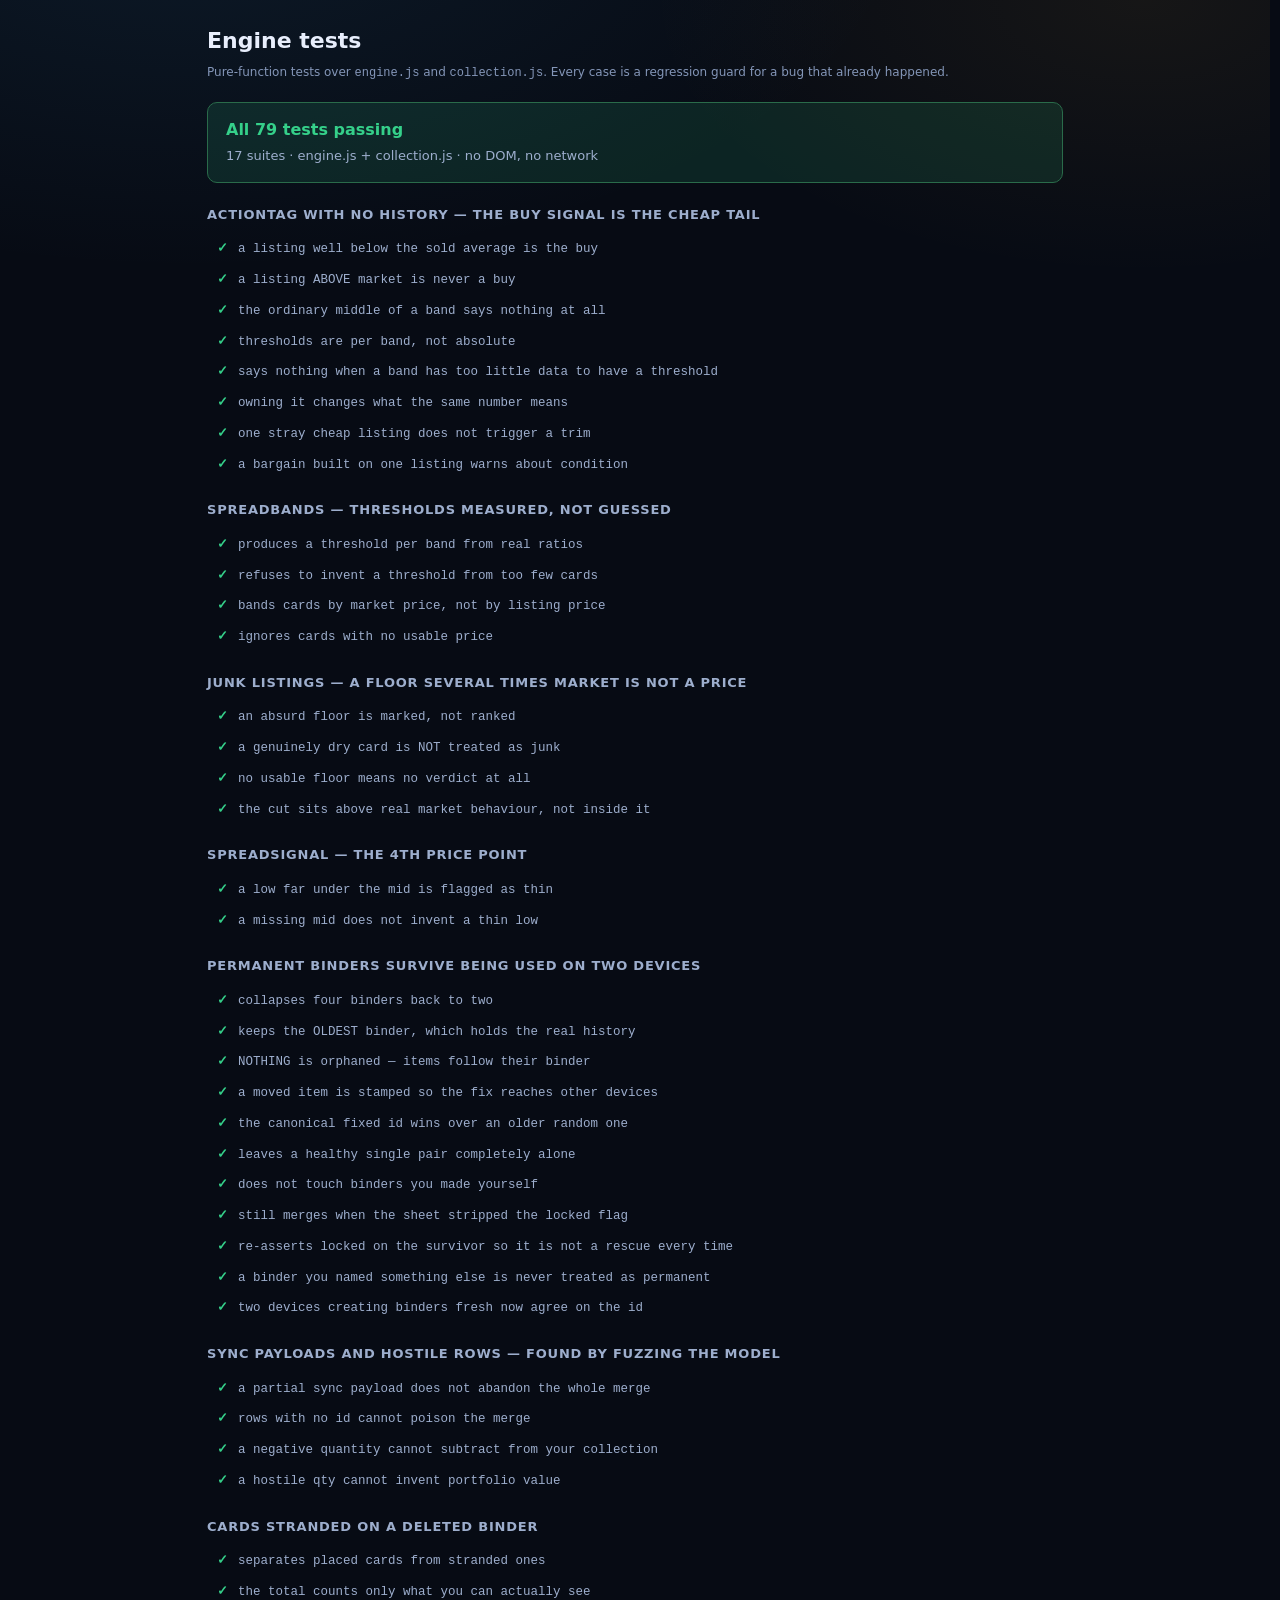
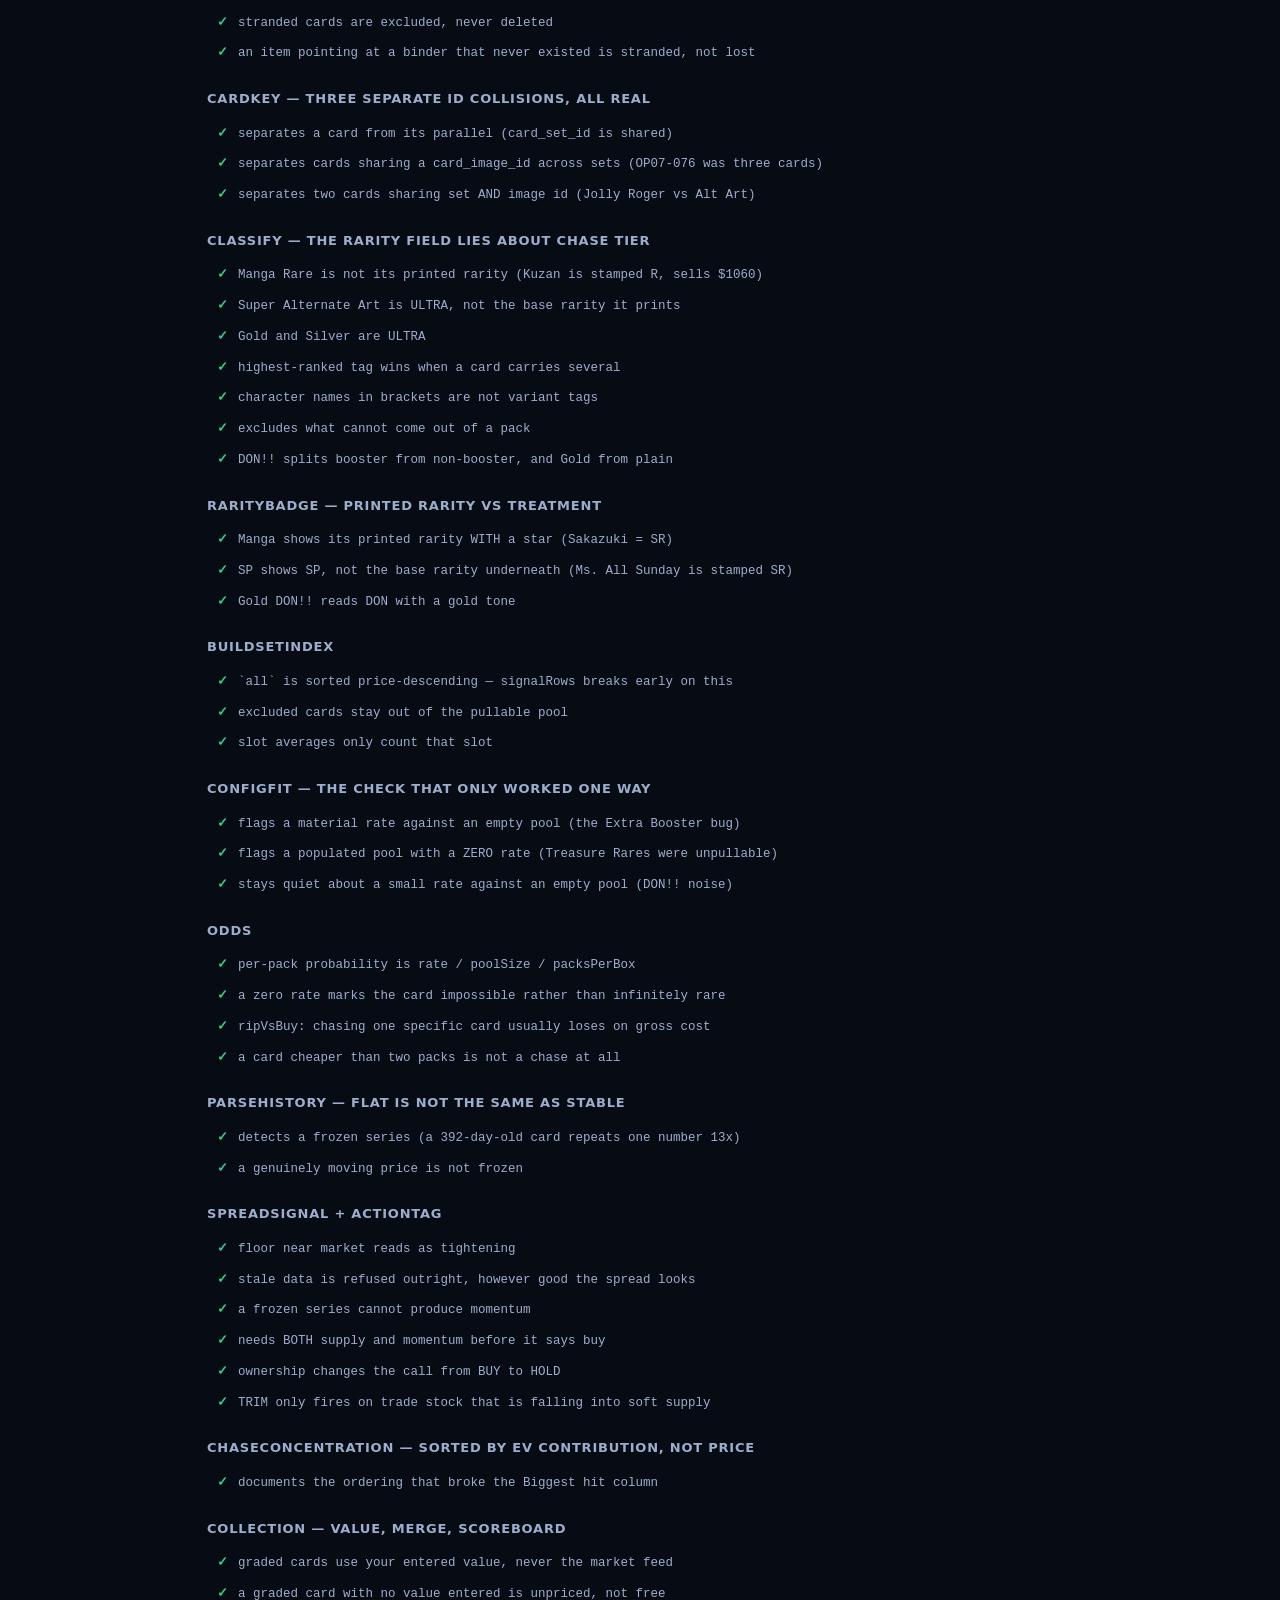
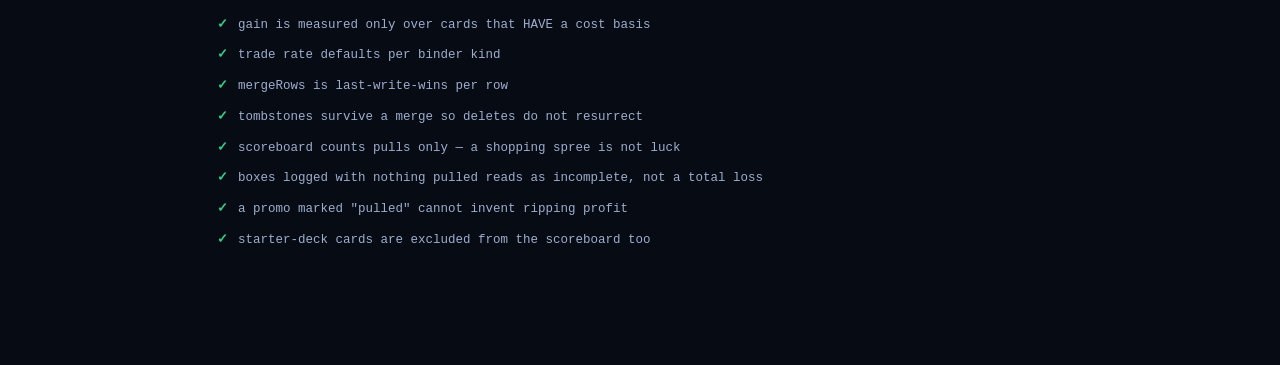
<file: tests.html>
<!DOCTYPE html>
<!--
  OPTCG QUANT — engine tests
  ==========================
  Open tests.html in a browser. No build, no dependencies, no network.

  Every test here guards a bug that ACTUALLY HAPPENED during development, and
  each one is named after it. This is not coverage theatre — it is a list of
  the ways this codebase has already been wrong once:

    - card ids that looked unique and were not (three separate times)
    - variant tags that silently dropped an $8,490 card into the wrong slot
    - a validation check that only fired in one direction
    - a column sorted by the wrong field
    - a flat price line that meant "not repriced", not "stable"

  Add a test here whenever something breaks. The point is that it cannot
  break the same way twice.
-->
<html lang="en">
<head>
<meta charset="utf-8">
<meta name="viewport" content="width=device-width, initial-scale=1">
<title>OPTCG Quant — engine tests</title>
<link rel="stylesheet" href="styles.css?v=1.18.1">
<style>
  .wrap { max-width: 900px; padding-top: 24px; }
  .suite { margin-bottom: 20px; }
  .suite h2 { font-size: 13px; letter-spacing: .06em; text-transform: uppercase;
              color: var(--ink-2); margin: 0 0 10px; }
  .t { display: flex; gap: 10px; padding: 6px 10px; border-radius: 6px;
       font: 12.5px/1.5 var(--mono); align-items: baseline; }
  .t.pass { color: var(--ink-2); }
  .t.fail { background: rgba(255,95,109,.10); border: 1px solid #6b2a2a; color: #ffb4b4; }
  .t .mark { flex: none; font-weight: 800; }
  .t.pass .mark { color: var(--up); }
  .t.fail .mark { color: var(--down); }
  .t .why { display: block; color: var(--down); margin-top: 4px; }
  .summary { padding: 16px 18px; border-radius: 10px; margin-bottom: 22px;
             font: 700 16px/1.4 var(--sans); }
  .summary.ok  { background: rgba(53,208,138,.12); border: 1px solid #2a6b4a; color: var(--up); }
  .summary.bad { background: rgba(255,95,109,.12); border: 1px solid #6b2a2a; color: var(--down); }
  .summary span { display: block; font: 400 13px/1.5 var(--sans); color: var(--ink-2); margin-top: 5px; }
</style>
</head>
<body>
<div class="wrap">
  <header style="padding:0 0 20px">
    <h1 style="margin:0;font-size:22px">Engine tests</h1>
    <p class="small muted" style="margin:6px 0 0">
      Pure-function tests over <code>engine.js</code> and <code>collection.js</code>.
      Every case is a regression guard for a bug that already happened.
    </p>
  </header>
  <div id="summary"></div>
  <div id="out"></div>
</div>

<script src="data.js?v=1.18.1"></script>
<script src="engine.js?v=1.18.1"></script>
<script src="collection.js?v=1.18.1"></script>
<script>
(function (D, E, C) {
  'use strict';

  /* ---------------------------------------------------------- harness --- */
  const results = [];
  let suite = '';
  const describe = name => { suite = name; };

  function it(name, fn) {
    try {
      fn();
      results.push({ suite, name, pass: true });
    } catch (err) {
      results.push({ suite, name, pass: false, why: err.message });
    }
  }
  function eq(actual, expected, label) {
    const a = JSON.stringify(actual), b = JSON.stringify(expected);
    if (a !== b) throw new Error(`${label || 'expected'}: got ${a}, wanted ${b}`);
  }
  function ok(cond, label) { if (!cond) throw new Error(label || 'expected truthy'); }
  function near(actual, expected, tol, label) {
    if (Math.abs(actual - expected) > tol) {
      throw new Error(`${label || 'expected'}: got ${actual}, wanted ~${expected}`);
    }
  }

  /* Minimal card shaped like the API returns. */
  function card(o) {
    return Object.assign({
      card_set_id: 'OP01-001', card_image_id: 'OP01-001', card_name: 'Test',
      set_id: 'OP-01', set_name: 'Romance Dawn', rarity: 'C',
      market_price: 1, inventory_price: 1, card_image: '', date_scraped: null
    }, o);
  }
  const priceOf = c => c.market_price || 0;


  /* ==================================== supply-only action tags (v2) ====== */
  describe('actionTag with no history — the buy signal is the CHEAP tail');

  /* Three regressions live in this suite, all of which shipped:
       1. v1 needed tight supply AND a rising trend. History gone -> hist always
          null -> BUY/HOLD/TRIM unreachable, "Calls 0", legend still promising them.
       2. Fixed bar at 0.95 called 195 of 333 rows.
       3. Fixed bar at 1.0 called 129 — because the ratio scales with price, so
          any fixed cut-off just selects expensive cards.
     A call is now the bottom decile OF ITS OWN PRICE BAND. */

  const band = { min: 100, max: 500, n: 267, p10: 0.73, p90: 1.80 };
  const sig = (ratio, mid) => ({
    ratio, state: 'X', inventory: ratio, market: 1,
    mid: mid == null ? ratio : mid,
    thinLow: mid == null ? false : (ratio / mid) < 0.75
  });
  const tagOf = (ratio, extra) =>
    E.actionTag(Object.assign({ sig: sig(ratio), age: null, hist: null, band }, extra || {}));

  it('a listing well below the sold average is the buy', () => {
    // Trafalgar Law (119) (Manga): $715 market, $300 listed.
    eq(tagOf(0.42).code, 'BUY');
    eq(tagOf(0.42).label, 'BARGAIN');
  });

  it('a listing ABOVE market is never a buy', () => {
    // The bug this replaces: 1.39 used to read MUST BUY. In the $100-500 band
    // it is merely unremarkable (p90 is 1.80), so the honest answer is silence.
    const ordinary = tagOf(1.39);
    ok(!ordinary || ordinary.code !== 'BUY', 'above-market must never be a buy');
    eq(ordinary, null, '1.39 is inside this band, so say nothing');

    // Past the band's top decile it is worth naming — but as a warning.
    const scarce = tagOf(1.90);
    eq(scarce.code, 'WATCH');
    eq(scarce.label, 'NO CHEAP COPY');
    ok(/not a bargain/i.test(scarce.why), 'must not be mistakable for a buy');
  });

  it('the ordinary middle of a band says nothing at all', () => {
    eq(tagOf(0.97), null, 'a median card must not generate a row-filling verdict');
  });

  it('thresholds are per band, not absolute', () => {
    const cheapBand = { min: 5, max: 20, n: 806, p10: 0.65, p90: 1.22 };
    // 0.70 is a bargain among $100-500 cards but ordinary among $5-20 cards.
    eq(E.actionTag({ sig: sig(0.70), age: null, hist: null, band }).code, 'BUY');
    eq(E.actionTag({ sig: sig(0.70), age: null, hist: null, band: cheapBand }), null);
  });

  it('says nothing when a band has too little data to have a threshold', () => {
    eq(E.actionTag({ sig: sig(0.10), age: null, hist: null,
                     band: { min: 0, max: 5, n: 3, p10: null, p90: null } }), null);
    eq(E.actionTag({ sig: sig(0.10), age: null, hist: null, band: null }), null);
  });

  it('owning it changes what the same number means', () => {
    eq(tagOf(1.90, { owned: true }).code, 'HOLD');
    eq(tagOf(0.42, { owned: true, ownedTrade: true }).code, 'TRIM');
  });

  it('one stray cheap listing does not trigger a trim', () => {
    const outlier = sig(0.42, 0.80);           // low far under mid
    ok(outlier.thinLow);
    const t = E.actionTag({ sig: outlier, age: null, hist: null, band,
                            owned: true, ownedTrade: true });
    ok(!t || t.code !== 'TRIM', 'a single outlier is not broad undercutting');
  });

  it('a bargain built on one listing warns about condition', () => {
    const t = E.actionTag({ sig: sig(0.42, 0.80), age: null, hist: null, band, owned: false });
    eq(t.code, 'BUY');
    ok(/condition/i.test(t.why), 'must warn that a lone cheap copy may be damaged');
  });

  describe('spreadBands — thresholds measured, not guessed');

  it('produces a threshold per band from real ratios', () => {
    const cards = [];
    for (let i = 0; i < 40; i++) cards.push({ market_price: 200, inventory_price: 200 * (0.5 + i * 0.02) });
    const bands = E.spreadBands(cards);
    const b = E.bandFor(bands, 200);
    ok(b.p10 != null && b.p90 != null, 'a well-populated band gets thresholds');
    ok(b.p10 < b.p90);
    eq(b.n, 40);
  });

  it('refuses to invent a threshold from too few cards', () => {
    const bands = E.spreadBands([{ market_price: 200, inventory_price: 100 }]);
    eq(E.bandFor(bands, 200).p10, null, 'one sample is not a decile');
  });

  it('bands cards by market price, not by listing price', () => {
    const bands = E.spreadBands([{ market_price: 600, inventory_price: 10 }]);
    eq(E.bandFor(bands, 600).n, 1);
    eq(E.bandFor(bands, 200).n, 0);
  });

  it('ignores cards with no usable price', () => {
    const bands = E.spreadBands([
      { market_price: 0, inventory_price: 5 },
      { market_price: 200, inventory_price: null },
      { market_price: 200, inventory_price: 100 }
    ]);
    eq(E.bandFor(bands, 200).n, 1);
  });

  describe('junk listings — a floor several times market is not a price');

  it('an absurd floor is marked, not ranked', () => {
    // Riku Doldo III: a $4.76 common whose only listing is $2,608.
    const sig = E.spreadSignal({ market_price: 4.76, inventory_price: 2608.38, mid_price: 2608.38 });
    eq(sig.absurd, true);
    eq(sig.state, 'NOFLOOR');
    eq(sig.score, 0, 'must not out-rank real cards in a sort');
  });

  it('a genuinely dry card is NOT treated as junk', () => {
    // Sakazuki (Manga): $1,224 market, $1,696 floor. Real, just expensive.
    const sig = E.spreadSignal({ market_price: 1224, inventory_price: 1696 });
    eq(sig.absurd, false);
    eq(sig.state, 'DRY');
  });

  it('no usable floor means no verdict at all', () => {
    const sig = E.spreadSignal({ market_price: 4.76, inventory_price: 2608.38 });
    eq(E.actionTag({ sig, age: null, hist: null,
                     band: { min: 0, max: 5, n: 900, p10: 0.5, p90: 1.2 } }), null,
       'silence beats a confident wrong answer');
  });

  it('the cut sits above real market behaviour, not inside it', () => {
    // p90 among $500+ cards measured 2.68, so the guard must not clip it.
    ok(E.ABSURD_RATIO > 2.68, 'must not discard legitimate high-end spreads');
  });

  describe('spreadSignal — the 4th price point');

  it('a low far under the mid is flagged as thin', () => {
    eq(E.spreadSignal({ market_price: 128, inventory_price: 106, mid_price: 154 }).thinLow, true);
    eq(E.spreadSignal({ market_price: 128, inventory_price: 120, mid_price: 130 }).thinLow, false);
  });

  it('a missing mid does not invent a thin low', () => {
    eq(E.spreadSignal({ market_price: 100, inventory_price: 50 }).thinLow, false);
  });

  /* ============================ duplicate permanent binders =============== */
  describe('permanent binders survive being used on two devices');

  // The real bug: phone and PC each ran ensureCollections() before their first
  // sync, each minted "Keeping" + "Trade / Sell" with a random uid(), then
  // pulled each other. Merge kept all four, correctly — they were four rows.
  const twoDevices = () => ([
    { id: 'phone-k', name: 'Keeping',      kind: 'keep',  locked: 1, createdAt: 100, updatedAt: 100, deleted: 0 },
    { id: 'phone-t', name: 'Trade / Sell', kind: 'trade', locked: 1, createdAt: 100, updatedAt: 100, deleted: 0 },
    { id: 'pc-k',    name: 'Keeping',      kind: 'keep',  locked: 1, createdAt: 200, updatedAt: 200, deleted: 0 },
    { id: 'pc-t',    name: 'Trade / Sell', kind: 'trade', locked: 1, createdAt: 200, updatedAt: 200, deleted: 0 }
  ]);

  it('collapses four binders back to two', () => {
    const r = C.dedupePermanent(twoDevices(), []);
    eq(r.mergedBinders, 2);
    eq(C.live(r.cols).length, 2, 'exactly one Keeping and one Trade / Sell');
    eq(C.live(r.cols).filter(c => c.kind === 'keep').length, 1);
    eq(C.live(r.cols).filter(c => c.kind === 'trade').length, 1);
  });

  it('keeps the OLDEST binder, which holds the real history', () => {
    const r = C.dedupePermanent(twoDevices(), []);
    eq(C.live(r.cols).find(c => c.kind === 'keep').id, 'phone-k');
  });

  it('NOTHING is orphaned — items follow their binder', () => {
    const items = [
      { id: 'i1', colId: 'phone-k', key: '1', qty: 1, updatedAt: 1, deleted: 0 },
      { id: 'i2', colId: 'pc-k',    key: '2', qty: 3, updatedAt: 1, deleted: 0 },
      { id: 'i3', colId: 'pc-t',    key: '3', qty: 1, updatedAt: 1, deleted: 0 }
    ];
    const r = C.dedupePermanent(twoDevices(), items);
    eq(r.movedItems, 2);
    eq(r.items.length, 3, 'no item may be dropped');
    const live = C.live(r.cols).map(c => c.id);
    ok(r.items.every(i => live.indexOf(i.colId) > -1),
       'every item must point at a surviving binder');
    eq(r.items.find(i => i.id === 'i2').qty, 3, 'quantities survive the move');
  });

  it('a moved item is stamped so the fix reaches other devices', () => {
    const items = [{ id: 'i2', colId: 'pc-k', key: '2', qty: 1, updatedAt: 1, deleted: 0 }];
    const r = C.dedupePermanent(twoDevices(), items);
    ok(r.items[0].updatedAt > 1, 'must look dirty to the sync');
  });

  it('the canonical fixed id wins over an older random one', () => {
    const cols = twoDevices().concat([
      Object.assign(C.newPermanent('keep'), { createdAt: 999, updatedAt: 999 })
    ]);
    const r = C.dedupePermanent(cols, []);
    eq(C.live(r.cols).find(c => c.kind === 'keep').id, C.PERMANENT_ID.keep);
  });

  it('leaves a healthy single pair completely alone', () => {
    const cols = [C.newPermanent('keep'), C.newPermanent('trade')];
    const r = C.dedupePermanent(cols, []);
    eq(r.mergedBinders, 0);
    eq(r.cols, cols, 'must not churn rows that are already correct');
  });

  it('does not touch binders you made yourself', () => {
    const cols = twoDevices().concat([
      { id: 'mine', name: 'Slabs', kind: 'keep', createdAt: 300, updatedAt: 300, deleted: 0 }
    ]);
    const r = C.dedupePermanent(cols, []);
    ok(C.live(r.cols).some(c => c.id === 'mine'), 'an unlocked binder is not a duplicate');
    eq(C.live(r.cols).length, 3);
  });

  it('still merges when the sheet stripped the locked flag', () => {
    // An older deployed Apps Script has no `locked` column, so the flag is
    // lost on the round-trip. Relying on it alone would silently skip the
    // merge and leave the duplicates the user already reported.
    const unlocked = twoDevices().map(c => { const x = Object.assign({}, c); delete x.locked; return x; });
    const r = C.dedupePermanent(unlocked, []);
    eq(r.mergedBinders, 2, 'name + kind must be enough on their own');
    eq(C.live(r.cols).length, 2);
  });

  it('re-asserts locked on the survivor so it is not a rescue every time', () => {
    const unlocked = twoDevices().map(c => { const x = Object.assign({}, c); delete x.locked; return x; });
    const r = C.dedupePermanent(unlocked, []);
    ok(C.live(r.cols).every(c => c.locked === 1));
  });

  it('a binder you named something else is never treated as permanent', () => {
    ok(!C.isPermanent({ name: 'Slabs', kind: 'keep' }, 'keep'));
    ok(C.isPermanent({ name: 'Keeping', kind: 'keep' }, 'keep'));
    ok(C.isPermanent({ name: 'keeping  ', kind: 'keep' }, 'keep'), 'case and spacing tolerant');
    ok(!C.isPermanent({ name: 'Keeping', kind: 'keep' }, 'trade'), 'wrong kind does not match');
  });

  it('two devices creating binders fresh now agree on the id', () => {
    eq(C.newPermanent('keep').id, C.newPermanent('keep').id,
       'ids must be deterministic, not random');
    ok(C.newPermanent('keep').id !== C.newPermanent('trade').id);
    eq(C.newPermanent('trade').tradePct, 80, 'trade binders keep their 80% default');
    eq(C.newPermanent('keep').locked, 1);
  });

  /* ================================ hostile and degenerate input ========== */
  describe('sync payloads and hostile rows — found by fuzzing the model');

  it('a partial sync payload does not abandon the whole merge', () => {
    // Real crash path: pullNow does mergeRows(S.cols, remote.collections).
    // A response missing that key threw "remote is not iterable" and lost the
    // arrays that DID arrive.
    eq(C.mergeRows([{ id: 'a', updatedAt: 1 }], undefined).length, 1);
    eq(C.mergeRows([{ id: 'a', updatedAt: 1 }], null).length, 1);
    eq(C.mergeRows(null, [{ id: 'b', updatedAt: 1 }]).length, 1);
    eq(C.mergeRows(null, null).length, 0);
  });

  it('rows with no id cannot poison the merge', () => {
    const out = C.mergeRows([{ id: 'a', updatedAt: 1 }], [null, {}, { id: null }, { id: 'b', updatedAt: 1 }]);
    eq(out.length, 2, 'only the two real rows survive');
  });

  it('a negative quantity cannot subtract from your collection', () => {
    eq(C.qtyOf({ qty: -5 }), 0);
    eq(C.qtyOf({ qty: 'abc' }), 0);
    eq(C.qtyOf({ qty: NaN }), 0);
    eq(C.qtyOf({ qty: null }), 0);
    eq(C.qtyOf({}), 0);
    eq(C.qtyOf({ qty: 2.7 }), 2, 'fractional cards do not exist');
    eq(C.qtyOf({ qty: 1e9 }), 9999, 'clamped, not trusted');
    eq(C.qtyOf({ qty: '3' }), 3, 'a numeric string is still a number');
  });

  it('a hostile qty cannot invent portfolio value', () => {
    const v = C.valueOf([{ id:'a', colId:'c', key:'1', qty:-5, updatedAt:1, deleted:0 }], () => 100);
    eq(v.total, 0);
    eq(v.cards, 0);
  });

  describe('cards stranded on a deleted binder');

  // A sync race makes these: device A deletes a binder, device B adds a card
  // to it. Merge keeps both. The card is invisible but was counted in totals.
  const cols = [{ id:'live', kind:'keep', updatedAt:1, deleted:0 },
                { id:'gone', kind:'keep', updatedAt:2, deleted:1 }];
  const rows = [{ id:'i1', colId:'live', key:'1', qty:1, updatedAt:1, deleted:0 },
                { id:'i2', colId:'gone', key:'2', qty:1, updatedAt:1, deleted:0 }];

  it('separates placed cards from stranded ones', () => {
    eq(C.livePlaced(rows, cols).map(i => i.id), ['i1']);
    eq(C.orphans(rows, cols).map(i => i.id), ['i2']);
  });

  it('the total counts only what you can actually see', () => {
    eq(C.valueOf(C.livePlaced(rows, cols), () => 100).total, 100,
       'not 200 — the stranded card is not in any binder');
  });

  it('stranded cards are excluded, never deleted', () => {
    eq(C.orphans(rows, cols).length + C.livePlaced(rows, cols).length,
       C.live(rows).length, 'every live row is in exactly one of the two sets');
  });

  it('an item pointing at a binder that never existed is stranded, not lost', () => {
    const ghost = [{ id:'g', colId:'never-existed', key:'1', qty:1, updatedAt:1, deleted:0 }];
    eq(C.orphans(ghost, cols).length, 1);
    eq(C.livePlaced(ghost, cols).length, 0);
  });

  /* ===================================================== cardKey ========= */
  describe('cardKey — three separate id collisions, all real');

  it('separates a card from its parallel (card_set_id is shared)', () => {
    const base = card({ card_image_id: 'OP01-001', card_name: 'Roronoa Zoro (001)' });
    const par  = card({ card_image_id: 'OP01-001_p1', card_name: 'Roronoa Zoro (001) (Parallel)' });
    ok(E.cardKey(base) !== E.cardKey(par), 'base and parallel must not share a key');
  });

  it('separates cards sharing a card_image_id across sets (OP07-076 was three cards)', () => {
    const a = card({ set_id: 'OP-07', card_image_id: 'OP07-076', card_name: 'Slow-Slow Beam Sword' });
    const b = card({ set_id: 'PRB-02', card_image_id: 'OP07-076', card_name: 'Slow-Slow Beam Sword (Pirate Foil)' });
    ok(E.cardKey(a) !== E.cardKey(b), 'same image id in different sets must differ');
  });

  it('separates two cards sharing set AND image id (Jolly Roger vs Alt Art)', () => {
    const a = card({ set_id: 'PRB-02', card_image_id: 'OP07-076', card_name: 'X (Reprint)' });
    const b = card({ set_id: 'PRB-02', card_image_id: 'OP07-076', card_name: 'X (Pirate Foil)' });
    ok(E.cardKey(a) !== E.cardKey(b), 'name must be part of the key');
  });

  /* ==================================================== classify ========= */
  describe('classify — the rarity field lies about chase tier');

  it('Manga Rare is not its printed rarity (Kuzan is stamped R, sells $1060)', () => {
    eq(E.classify(card({ rarity: 'R', card_name: 'Kuzan (Manga)' })).slot, 'MANGA');
  });

  it('Super Alternate Art is ULTRA, not the base rarity it prints', () => {
    // This one put an $8,490 card in the Secret Rare slot and made OP-13
    // report $2,300 of box EV.
    eq(E.classify(card({ rarity: 'SEC', card_name: 'Luffy (Super Alternate Art)' })).slot, 'ULTRA');
    eq(E.classify(card({ rarity: 'SEC', card_name: 'Luffy (Red Super Alternate Art)' })).slot, 'ULTRA');
  });

  it('Gold and Silver are ULTRA', () => {
    eq(E.classify(card({ rarity: 'SR', card_name: 'Teach (SP) (Gold)' })).slot, 'ULTRA');
    eq(E.classify(card({ rarity: 'SR', card_name: 'Teach (SP) (Silver)' })).slot, 'ULTRA');
  });

  it('highest-ranked tag wins when a card carries several', () => {
    eq(E.classify(card({ rarity: 'SEC',
      card_name: 'Shanks (Parallel) (Manga) (Alternate Art)' })).slot, 'MANGA');
  });

  it('character names in brackets are not variant tags', () => {
    // "(Galdino)" and "(056)" must not be mistaken for treatments.
    eq(E.classify(card({ rarity: 'R', card_name: 'Mr.3(Galdino) (056)' })).slot, 'R');
  });

  it('excludes what cannot come out of a pack', () => {
    eq(E.classify(card({ rarity: 'SR', card_name: 'X (Box Topper)' })).slot, null);
    eq(E.classify(card({ rarity: 'SR', card_name: 'X (Wanted Poster)' })).slot, null);
    eq(E.classify(card({ rarity: 'PR', card_name: 'X' })).slot, null);
  });

  it('DON!! splits booster from non-booster, and Gold from plain', () => {
    eq(E.classify(card({ rarity: 'DON', donBooster: true,
      card_name: 'DON!! Card (Egghead)' })).slot, 'DON');
    eq(E.classify(card({ rarity: 'DON', donBooster: true,
      card_name: 'DON!! Card (Zoro) (Gold)' })).slot, 'DONGOLD');
    eq(E.classify(card({ rarity: 'DON', donBooster: false, donProduct: 'Double Pack Set',
      card_name: 'DON!! Card (Crocodile)' })).slot, null);
  });

  /* ================================================= rarityBadge ========= */
  describe('rarityBadge — printed rarity vs treatment');

  it('Manga shows its printed rarity WITH a star (Sakazuki = SR)', () => {
    const b = E.rarityBadge(card({ rarity: 'SR', card_name: 'Sakazuki (Manga)' }));
    eq(b.text, 'SR'); eq(b.star, true); eq(b.tone, 'MANGA');
  });

  it('SP shows SP, not the base rarity underneath (Ms. All Sunday is stamped SR)', () => {
    const b = E.rarityBadge(card({ rarity: 'SR', card_name: 'Ms. All Sunday (SP)' }));
    eq(b.text, 'SP'); eq(b.star, false);
  });

  it('Gold DON!! reads DON with a gold tone', () => {
    const b = E.rarityBadge(card({ rarity: 'DON', donBooster: true,
      card_name: 'DON!! Card (Zoro) (Gold)' }));
    eq(b.text, 'DON'); eq(b.tone, 'GOLD');
  });

  /* =============================================== buildSetIndex ========= */
  describe('buildSetIndex');

  const sample = [
    card({ card_image_id: 'a', card_name: 'Cheap', rarity: 'C', market_price: 1 }),
    card({ card_image_id: 'b', card_name: 'Mid', rarity: 'R', market_price: 50 }),
    card({ card_image_id: 'c', card_name: 'Chase (Manga)', rarity: 'R', market_price: 5000 }),
    card({ card_image_id: 'd', card_name: 'Topper (Box Topper)', rarity: 'SR', market_price: 900 })
  ];
  const idx = E.buildSetIndex('OP-01', sample, priceOf);

  it('`all` is sorted price-descending — signalRows breaks early on this', () => {
    const prices = idx.all.map(e => e.price);
    eq(prices, prices.slice().sort((x, y) => y - x), 'all must be descending');
  });

  it('excluded cards stay out of the pullable pool', () => {
    ok(!idx.all.some(e => /Box Topper/.test(e.card.card_name)), 'box topper must be excluded');
    eq(idx.all.length, 3);
  });

  it('slot averages only count that slot', () => {
    eq(idx.slots.MANGA.count, 1);
    eq(idx.slots.MANGA.avgPrice, 5000);
  });

  /* ==================================================== configFit ======== */
  describe('configFit — the check that only worked one way');

  it('flags a material rate against an empty pool (the Extra Booster bug)', () => {
    const fit = E.configFit(idx, { perBox: { UC: 72 }, packsPerBox: 24, cardsPerPack: 12 });
    ok(fit.issues.some(i => i.severity === 'error' && i.slot === 'UC'),
       '72 uncommons a box with none in the set must error');
  });

  it('flags a populated pool with a ZERO rate (Treasure Rares were unpullable)', () => {
    // configFit only checked the other direction, so TR sat at 0 per box and
    // "Vista (TR)" reported as impossible to pull.
    const fit = E.configFit(idx, { perBox: { MANGA: 0 }, packsPerBox: 24, cardsPerPack: 12 });
    ok(fit.issues.some(i => i.severity === 'error' && i.slot === 'MANGA'),
       'cards present with a 0 rate must error');
  });

  it('stays quiet about a small rate against an empty pool (DON!! noise)', () => {
    const fit = E.configFit(idx, { perBox: { DON: 1 }, packsPerBox: 24, cardsPerPack: 12 });
    ok(!fit.issues.some(i => i.slot === 'DON' && i.severity === 'error'),
       'one absent DON!! is a data gap, not a broken structure');
  });

  /* ================================================ probability ========== */
  describe('odds');

  it('per-pack probability is rate / poolSize / packsPerBox', () => {
    const cfg = { perBox: { MANGA: 0.033 }, packsPerBox: 24, cardsPerPack: 12 };
    const p = E.perPackProbability(idx, cfg, E.cardKey(sample[2]));
    near(p.p, 0.033 / 1 / 24, 1e-9, 'p');
    eq(p.slot, 'MANGA');
  });

  it('a zero rate marks the card impossible rather than infinitely rare', () => {
    const cfg = { perBox: { MANGA: 0 }, packsPerBox: 24, cardsPerPack: 12 };
    eq(E.perPackProbability(idx, cfg, E.cardKey(sample[2])).impossible, true);
  });

  it('ripVsBuy: chasing one specific card usually loses on gross cost', () => {
    const r = E.ripVsBuy({ p: 0.01, packPrice: 5, evPack: 2, singlePrice: 100,
                           sellFriction: 1, packsPerBox: 24 });
    near(r.expectedPacks, 100, 1e-9, 'expected packs');
    near(r.grossCost, 500, 1e-9, 'gross cost');
    eq(r.simpleVerdict, 'BUY');
  });

  it('a card cheaper than two packs is not a chase at all', () => {
    const r = E.ripVsBuy({ p: 0.5, packPrice: 5, evPack: 2, singlePrice: 3,
                           sellFriction: 0.15, packsPerBox: 24 });
    eq(r.simpleVerdict, 'TRIVIAL');
  });

  /* =================================================== history ========== */
  describe('parseHistory — flat is not the same as stable');

  function histRow(values, now) {
    const row = { market_price: now };
    // parseHistory reads Day13 down to Day1, then appends market_price.
    values.forEach((v, i) => { row['Day' + (13 - i) + '_Market_Price'] = v; });
    return row;
  }

  it('detects a frozen series (a 392-day-old card repeats one number 13x)', () => {
    const h = E.parseHistory(histRow(new Array(13).fill(249.21), 249.21));
    eq(h.frozen, true);
    near(h.changePct, 0, 1e-9, 'no change');
  });

  it('a genuinely moving price is not frozen', () => {
    const h = E.parseHistory(histRow([100,101,102,103,104,105,106,107,108,109,110,111,112], 113));
    eq(h.frozen, false);
    ok(h.changePct > 0, 'should be rising');
  });

  /* ==================================================== signals ========== */
  describe('spreadSignal + actionTag');

  it('floor near market reads as tightening', () => {
    eq(E.spreadSignal({ inventory_price: 96, market_price: 100 }).state, 'TIGHT');
    eq(E.spreadSignal({ inventory_price: 40, market_price: 100 }).state, 'LOOSE');
  });

  it('stale data is refused outright, however good the spread looks', () => {
    const tag = E.actionTag({ sig: E.spreadSignal({ inventory_price: 150, market_price: 100 }),
                              age: 167, hist: null, owned: false });
    eq(tag.code, 'STALE');
  });

  it('a frozen series cannot produce momentum', () => {
    const hist = E.parseHistory(histRow(new Array(13).fill(50), 50));
    const tag = E.actionTag({ sig: E.spreadSignal({ inventory_price: 49, market_price: 50 }),
                              age: 2, hist, owned: false });
    eq(tag.code, 'STALE');
  });

  it('needs BOTH supply and momentum before it says buy', () => {
    const sig = E.spreadSignal({ inventory_price: 96, market_price: 100 });
    const flat = E.parseHistory(histRow([100,100,100,100,100,100,100,100,100,100,100,100,101], 100));
    eq(E.actionTag({ sig, age: 2, hist: flat, owned: false }).code, 'WATCH');

    const rising = E.parseHistory(histRow([90,91,92,93,94,95,96,97,98,99,100,101,102], 110));
    eq(E.actionTag({ sig, age: 2, hist: rising, owned: false }).code, 'BUY');
  });

  it('ownership changes the call from BUY to HOLD', () => {
    const sig = E.spreadSignal({ inventory_price: 96, market_price: 100 });
    const rising = E.parseHistory(histRow([90,91,92,93,94,95,96,97,98,99,100,101,102], 110));
    eq(E.actionTag({ sig, age: 2, hist: rising, owned: true }).code, 'HOLD');
  });

  it('TRIM only fires on trade stock that is falling into soft supply', () => {
    const sig = E.spreadSignal({ inventory_price: 40, market_price: 100 });
    const falling = E.parseHistory(histRow([110,109,108,107,106,105,104,103,102,101,100,99,98], 90));
    eq(E.actionTag({ sig, age: 2, hist: falling, owned: true, ownedTrade: true }).code, 'TRIM');
  });

  /* ============================================ chaseConcentration ====== */
  describe('chaseConcentration — sorted by EV contribution, NOT price');

  it('documents the ordering that broke the Biggest hit column', () => {
    // conc.all[0] is the biggest EV CONTRIBUTOR. Set Explorer read it as the
    // most expensive card, so OP-09 showed $120 instead of its $5,500 Manga.
    // idx.all[0] is the price-sorted answer.
    const cfg = { perBox: { C: 168, R: 26, MANGA: 0.033 }, packsPerBox: 24, cardsPerPack: 12 };
    const conc = E.chaseConcentration(idx, cfg, 5);
    eq(idx.all[0].price, 5000, 'idx.all is price-sorted');
    ok(conc.all[0].entry.price !== 5000,
       'a common pulled 168x a box out-contributes a 1-in-2000 chase');
  });

  /* ================================================== collection ======== */
  describe('collection — value, merge, scoreboard');

  const priceFor = key => (key === 'k1' ? 100 : key === 'k2' ? 10 : null);

  it('graded cards use your entered value, never the market feed', () => {
    const items = [C.newItem('c1', 'k1', { grader: 'PSA', grade: 10, value: 3500, qty: 1 })];
    const v = C.valueOf(items, priceFor);
    eq(v.graded, 3500);
    eq(v.raw, 0, 'a graded card must not also count at market');
  });

  it('a graded card with no value entered is unpriced, not free', () => {
    const items = [C.newItem('c1', 'k1', { grader: 'PSA', grade: 10, qty: 1 })];
    eq(C.valueOf(items, priceFor).unpriced, 1);
  });

  it('gain is measured only over cards that HAVE a cost basis', () => {
    // Comparing a whole portfolio to a partial cost basis invented profit and
    // reported "up 418%".
    const items = [
      C.newItem('c1', 'k1', { qty: 1, paid: 60 }),   // 100 market, 60 paid
      C.newItem('c1', 'k2', { qty: 1 })              // 10 market, no cost
    ];
    const v = C.valueOf(items, priceFor);
    eq(v.total, 110, 'total is everything');
    eq(v.cost, 60);
    eq(v.gain, 40, 'gain is 100-60, not 110-60');
    eq(v.costComplete, false);
  });

  it('trade rate defaults per binder kind', () => {
    eq(C.rateOf({ kind: 'trade' }), 80);
    eq(C.rateOf({ kind: 'keep' }), 100);
    eq(C.rateOf({ kind: 'trade', tradePct: 60 }), 60);
  });

  it('mergeRows is last-write-wins per row', () => {
    const local  = [{ id: 'a', qty: 1, updatedAt: 100 }, { id: 'b', qty: 9, updatedAt: 500 }];
    const remote = [{ id: 'a', qty: 7, updatedAt: 300 }, { id: 'b', qty: 2, updatedAt: 200 }];
    const merged = C.mergeRows(local, remote).sort((x, y) => x.id < y.id ? -1 : 1);
    eq(merged[0].qty, 7, 'newer remote wins');
    eq(merged[1].qty, 9, 'newer local survives');
  });

  it('tombstones survive a merge so deletes do not resurrect', () => {
    const merged = C.mergeRows([], [{ id: 'x', deleted: 1, updatedAt: 10 }]);
    eq(merged.length, 1);
    eq(C.live(merged).length, 0, 'live() hides them but merge keeps them');
  });

  /* v2: scoreboard takes a setIdFor lookup because productId keys carry no set.
     These fixtures use v1-shaped keys, so the stub reproduces what the real
     lookup does in app.js — resolve the row to a card and read its set_id. */
  const setIdOf = key => String(key).split('|')[0];

  it('scoreboard counts pulls only — a shopping spree is not luck', () => {
    const opens = [C.newOpen('OP-16', 2, 300)];
    const items = [
      C.newItem('c1', 'OP-16|a|A', { qty: 1, src: 'pull', value: 500 }),
      C.newItem('c1', 'OP-16|b|B', { qty: 1, src: 'buy',  value: 900 })
    ];
    const sb = C.scoreboard(opens, items, priceFor, s => s, null, setIdOf);
    eq(sb.total.spent, 300);
    eq(sb.total.pulledValue, 500, 'the bought card must not count as winnings');
    eq(sb.total.net, 200);
  });

  it('boxes logged with nothing pulled reads as incomplete, not a total loss', () => {
    const sb = C.scoreboard([C.newOpen('OP-16', 2, 300)], [], priceFor, s => s, null, setIdOf);
    eq(sb.rows[0].incomplete, true);
  });

  it('a promo marked "pulled" cannot invent ripping profit', () => {
    // Adding promos and starter decks reintroduced the bought-as-pulled bug in
    // a new shape: newItem defaults to src 'pull', so a $3,499 Regionals card
    // showed up as a phantom PROMO row with winnings and no spend.
    const isBooster = id => id === 'OP-16';
    const promo = C.newItem('c1', 'PROMO|OP14-112|Boa Hancock (Regionals)',
                            { qty: 1, value: 3499, src: 'pull' });
    const sb = C.scoreboard([C.newOpen('OP-16', 1, 150)], [promo], () => null, s => s, isBooster, setIdOf);
    eq(sb.total.pulledValue, 0, 'a promo can never be pack winnings');
    ok(!sb.rows.some(r => r.setId === 'PROMO'), 'no phantom promo row');
  });

  it('starter-deck cards are excluded from the scoreboard too', () => {
    const isBooster = id => id === 'OP-16';
    const deck = C.newItem('c1', 'ST-01|ST01-001|Luffy', { qty: 1, value: 5, src: 'pull' });
    const sb = C.scoreboard([], [deck], () => null, s => s, isBooster, setIdOf);
    eq(sb.rows.length, 0);
  });

  /* ----------------------------------------------------------- render --- */
  const passed = results.filter(r => r.pass).length;
  const failed = results.length - passed;

  document.getElementById('summary').className = 'summary ' + (failed ? 'bad' : 'ok');
  document.getElementById('summary').innerHTML =
    (failed ? `${failed} failing, ${passed} passing` : `All ${passed} tests passing`) +
    `<span>${new Set(results.map(r => r.suite)).size} suites · engine.js + collection.js · no DOM, no network</span>`;

  const groups = {};
  results.forEach(r => { (groups[r.suite] = groups[r.suite] || []).push(r); });

  document.getElementById('out').innerHTML = Object.keys(groups).map(s => `
    <div class="suite">
      <h2>${s}</h2>
      ${groups[s].map(r => `
        <div class="t ${r.pass ? 'pass' : 'fail'}">
          <span class="mark">${r.pass ? '✓' : '✕'}</span>
          <span>${r.name}${r.why ? `<span class="why">${r.why}</span>` : ''}</span>
        </div>`).join('')}
    </div>`).join('');

  // Machine-readable for automated checks.
  window.__TEST_RESULTS__ = { passed, failed, results };
})(OQ_DATA, OQ_ENGINE, OQ_COLLECTION);
</script>
</body>
</html>
</file>
<file: styles.css>
/* ============================================================================
   OPTCG QUANT — styles.css
   Dark nautical quant terminal. Deep sea navy, brass, signal colours.
   ========================================================================== */

:root {
  --bg:        #070b14;
  --bg-2:      #0c1322;
  --panel:     #111a2c;
  --panel-2:   #16203a;
  --line:      #22304f;
  --line-soft: #1a2540;

  --ink:       #e8eefc;
  --ink-2:     #9daecd;
  /* --ink-3 was #64789b, which measured 4.15-4.41:1 against the panels and is
     used on 10-12px labels everywhere — under the 4.5:1 WCAG AA floor. */
  --ink-3:     #8496b8;

  --brass:     #e0a838;
  --brass-2:   #b7842a;
  --sea:       #3d9bd6;
  --sea-2:     #245f88;

  --up:        #35d08a;
  --down:      #ff5f6d;
  --warn:      #f0a23c;

  --rip:       #35d08a;
  --buy:       #ff8b52;

  --r:   10px;
  --r-s: 6px;
  --shadow: 0 10px 30px rgba(0,0,0,.45);
  --mono: ui-monospace, "SF Mono", "JetBrains Mono", Consolas, monospace;
  --sans: "Inter", -apple-system, BlinkMacSystemFont, "Segoe UI", system-ui, sans-serif;
}

* { box-sizing: border-box; }

html {
  /* Tabs differ in height, so some scroll and some do not. Without a reserved
     gutter the viewport gains/loses ~15px every time you cross between them and
     the entire layout jumps sideways. Measured: 1920 -> 1905 clientWidth, with
     the header sliding 7px. `stable` reserves it always; overflow-y:scroll is
     the fallback for browsers without scrollbar-gutter. */
  scrollbar-gutter: stable;
  overflow-y: scroll;
}
html, body {
  margin: 0; padding: 0;
  background: var(--bg);
  color: var(--ink);
  font-family: var(--sans);
  font-size: 15px;
  line-height: 1.5;
  -webkit-font-smoothing: antialiased;
}
/* Keeps the footer from leaping up the screen on a short tab. */
main#app { min-height: calc(100vh - 210px); }

body {
  background-image:
    radial-gradient(1200px 600px at 15% -10%, rgba(61,155,214,.10), transparent 60%),
    radial-gradient(900px 500px at 90% 0%, rgba(224,168,56,.07), transparent 55%);
  background-attachment: fixed;
  min-height: 100vh;
}

a { color: var(--sea); }

/* ------------------------------------------------------------ scrollbars -- */
* { scrollbar-width: thin; scrollbar-color: var(--line) transparent; }
::-webkit-scrollbar { width: 11px; height: 11px; }
::-webkit-scrollbar-track { background: var(--bg-2); }
::-webkit-scrollbar-thumb {
  background: var(--line); border-radius: 8px;
  /* Border in the track colour insets the thumb so it reads as a slim pill. */
  border: 2px solid var(--bg-2); background-clip: padding-box;
}
::-webkit-scrollbar-thumb:hover { background: var(--sea-2); background-clip: padding-box; }
::-webkit-scrollbar-thumb:active { background: var(--sea); background-clip: padding-box; }
::-webkit-scrollbar-corner { background: var(--bg-2); }
/* Panels sit on a lighter surface, so their tracks should too. */
.tbl-scroll::-webkit-scrollbar-track, .cardgrid::-webkit-scrollbar-track { background: var(--panel); }
.tbl-scroll::-webkit-scrollbar-thumb, .cardgrid::-webkit-scrollbar-thumb { border-color: var(--panel); }

/* ------------------------------------------------------- missing artwork -- */
.noart {
  display: flex; align-items: center; justify-content: center;
  aspect-ratio: 63 / 88; border-radius: 4px;
  background: repeating-linear-gradient(45deg, var(--panel-2), var(--panel-2) 6px, var(--bg-2) 6px, var(--bg-2) 12px);
  border: 1px dashed var(--line); color: var(--ink-3);
  font: 600 9px/1.4 var(--mono); text-align: center; padding: 4px;
}
.cardhero .noart { width: 248px; height: 346px; flex: none; border-radius: 11px; font-size: 12px; }
.cardcell .noart { width: 34px; height: 47px; flex: none; font-size: 0; }
.lb-fig .noart { width: min(92vw, 400px); border-radius: 14px; font-size: 14px; }

/* ---------------------------------------------------------------- layout -- */
.wrap { max-width: 1400px; margin: 0 auto; padding: 0 22px 90px; }

header.top {
  position: sticky; top: 0; z-index: 40;
  background: rgba(7,11,20,.86);
  backdrop-filter: blur(14px);
  border-bottom: 1px solid var(--line-soft);
}
.top-in {
  max-width: 1400px; margin: 0 auto; padding: 14px 22px;
  display: flex; align-items: center; gap: 20px; flex-wrap: wrap;
}

.brand { display: flex; align-items: center; gap: 11px; margin-right: auto; }
.brand-mark {
  width: 34px; height: 34px; border-radius: 9px; flex: none;
  background: linear-gradient(145deg, var(--brass), var(--brass-2));
  display: grid; place-items: center;
  font-weight: 800; font-size: 16px; color: #14100a;
  box-shadow: 0 4px 14px rgba(224,168,56,.3);
}
.brand-txt strong { display: block; font-size: 16px; letter-spacing: -.2px; }
/* NOTE ON `>` THROUGHOUT THIS FILE
   Descendant selectors that end in a bare tag AND set display:block are a trap:
   anything later nested inside inherits the rule and drops onto its own
   full-width line. That has already happened twice here — the binder lock icon
   and, in a different form, the rarity chip. Every such rule is scoped to a
   DIRECT child so nesting stays safe. */
.brand-txt > span { display: block; font-size: 11px; color: var(--ink-3); letter-spacing: .09em; text-transform: uppercase; }

nav.tabs { display: flex; gap: 3px; background: var(--bg-2); padding: 4px; border-radius: var(--r); border: 1px solid var(--line-soft); }
nav.tabs button {
  border: 0; background: transparent; color: var(--ink-2);
  /* Primary navigation, so it gets a real touch target. */
  padding: 10px 15px; min-height: 36px; border-radius: var(--r-s); cursor: pointer;
  font: 600 13px/1 var(--sans); white-space: nowrap; transition: .14s;
}
nav.tabs button:hover { color: var(--ink); background: var(--panel); }
nav.tabs button[aria-selected="true"] { background: var(--sea); color: #04121d; }

/* .region-pick removed — the JP/CN/KR selector went in 1.1.0 and the styles
   outlived it by fifteen versions. */

/* ----------------------------------------------------------------- panel -- */
.panel {
  background: linear-gradient(180deg, var(--panel), var(--bg-2));
  border: 1px solid var(--line); border-radius: var(--r);
  box-shadow: var(--shadow);
}
.panel-h {
  padding: 15px 18px; border-bottom: 1px solid var(--line-soft);
  display: flex; align-items: center; gap: 12px; flex-wrap: wrap;
}
.panel-h h2 { margin: 0; font-size: 14px; letter-spacing: .05em; text-transform: uppercase; color: var(--ink-2); }
.panel-b { padding: 18px; }

/* ----------------------------------------------------------- collapsing -- */
.panel-h.collapsible { cursor: pointer; user-select: none; }
.panel-h.collapsible:hover h2 { color: var(--ink); }
.panel-h.collapsible::after {
  content: '▾'; margin-left: 8px; color: var(--ink-3); font-size: 11px;
  transition: transform .15s; flex: none; order: 99;
}
.panel.collapsed .panel-h.collapsible::after { transform: rotate(-90deg); }
.panel.collapsed .panel-h { border-bottom: 0; }
.panel.collapsed > .panel-b,
.panel.collapsed > .tbl-scroll { display: none; }
.panel-h.collapsible:focus-visible { outline: 2px solid var(--sea); outline-offset: -2px; }

.grid { display: grid; gap: 18px; }
.g-2 { grid-template-columns: repeat(2, minmax(0,1fr)); }
.g-3 { grid-template-columns: repeat(3, minmax(0,1fr)); }
.g-4 { grid-template-columns: repeat(4, minmax(0,1fr)); }
.g-side { grid-template-columns: minmax(0,360px) minmax(0,1fr); align-items: start; }

/* The sidebar is short and the column beside it is tall, so everything below
   the binder list was dead space — a third of the screen showing nothing while
   you scrolled a long table next to it. Sticking it to the top puts that area
   to work: the binders, their values and the trade rate stay in view while you
   read the cards they contain, which is exactly when you want them.

   Capped to the viewport with its own scroll, so a long binder list can never
   grow taller than the screen and strand its own bottom. */
@media (min-width: 861px) {
  .g-side > :first-child {
    position: sticky;
    top: 78px;                       /* clears the sticky header */
    max-height: calc(100vh - 96px);
    overflow-y: auto;
    scrollbar-gutter: stable;
  }
}

/* ------------------------------------------------------------------ bits -- */
.muted { color: var(--ink-3); }
.small { font-size: 12px; }
.mono  { font-family: var(--mono); }
.up   { color: var(--up); }
.down { color: var(--down); }
.nowrap { white-space: nowrap; }

.tag {
  display: inline-block; padding: 2px 7px; border-radius: 999px;
  font: 700 10px/1.6 var(--mono); letter-spacing: .05em;
  border: 1px solid var(--line); color: var(--ink-2); background: var(--panel-2);
}
.tag.slot-SEC   { color: #ffd76e; border-color: #6b5416; background: #2c2310; }
.tag.slot-SR    { color: #c39bff; border-color: #4c3a76; background: #221a33; }
.tag.slot-L     { color: #7fd4ff; border-color: #2a5a76; background: #10222e; }
.tag.slot-ALT   { color: #ff9fd0; border-color: #6e3358; background: #2c1522; }
.tag.slot-MANGA { color: #ff7a7a; border-color: #7a2f2f; background: #2e1414; }
.tag.slot-SP    { color: #9dffd6; border-color: #2c6b53; background: #10261f; }
.tag.slot-TR    { color: #ffb35c; border-color: #7a4d18; background: #2a1c0c; }
.tag.slot-ULTRA { color: #ffe9a3; border-color: #8a6a1c; background: linear-gradient(135deg,#3a2c0c,#2a1f08); }
.tag.slot-DON     { color: #9ec5e8; border-color: #2a5a76; background: #10222e; }
.tag.slot-DONGOLD { color: #ffe9a3; border-color: #a97a1c; background: linear-gradient(135deg,#3a2c0c,#2a1f08); }
.tag.est { color: var(--warn); border-color: #6b4a18; background: #2a1e0c; }

.badge-state { font: 700 10px/1.6 var(--mono); padding: 2px 8px; border-radius: 999px; letter-spacing: .06em; }
/* Nothing listed below the sold average. Deliberately NOT green — it is not a
   buy, it means you cannot buy near market. */
.st-DRY     { background: #2a1e0c; color: var(--warn); border: 1px solid #6b4a18; }
/* The only listings are multiples of market: a placeholder, not a price. */
.st-NOFLOOR { background: #1b2436; color: var(--ink-3); border: 1px dashed var(--line); }
.st-TIGHT   { background: #10301f; color: #4fe3a0; border: 1px solid #2a6b4a; }
.st-FIRMING { background: #13291b; color: #8fd67a; border: 1px solid #3a6b2a; }
.st-NORMAL  { background: #1b2436; color: var(--ink-2); border: 1px solid var(--line); }
.st-SOFT    { background: #302315; color: #f0b25c; border: 1px solid #6b4c1e; }
.st-LOOSE   { background: #331717; color: #ff8080; border: 1px solid #6b2a2a; }

/* A real <button> carrying the row's primary action.

   Clickable <tr> elements were mouse-only: no tabindex, no role, no keyboard
   activation, and nothing for a screen reader to announce. Promoting the first
   cell's content to a button fixes all of that for free — Tab reaches it,
   Enter/Space fire it, and it announces with the card or set name.

   Styled to look exactly like the text it replaced, so nothing shifts. */
.rowlink {
  background: none; border: 0; padding: 0; margin: 0;
  font: inherit; color: inherit; text-align: left; cursor: pointer;
  display: block; width: 100%;
}
.rowlink:hover b { color: var(--sea); }
.rowlink:focus-visible { outline: 2px solid var(--sea); outline-offset: 2px; border-radius: 4px; }
.rowlink .cardcell { display: flex; align-items: center; gap: 10px; min-width: 0; }

/* Focus ring for the card grid, which is now a listbox. */
.pick:focus-visible { outline: 2px solid var(--sea); outline-offset: 2px; }

/* The REASON behind a call, as visible text.

   This used to live only in a title= tooltip, which is the single worst place
   for it: tooltips never appear on touch, so on a phone the entire
   justification for every call was invisible to everyone, disability or not.
   Screen readers announce title inconsistently too.

   Shown as real text, clamped so a long sentence cannot stretch the column. */
td.why { flex-direction: column; align-items: flex-end; gap: 4px; }
.whytxt {
  display: block; max-width: 34ch; text-align: right;
  color: var(--ink-3); font-size: 11px; line-height: 1.45;
  font-weight: 400; letter-spacing: 0; text-transform: none;
}

/* ------------------------------------------------------------- controls -- */
label.fld { display: block; margin-bottom: 13px; }
label.fld > span {
  display: block; font: 600 11px/1 var(--sans); letter-spacing: .07em;
  text-transform: uppercase; color: var(--ink-3); margin-bottom: 6px;
}
select, input[type="text"], input[type="number"], input[type="search"] {
  width: 100%; padding: 9px 11px;
  background: var(--bg); color: var(--ink);
  border: 1px solid var(--line); border-radius: var(--r-s);
  font: 14px/1.3 var(--sans); outline: 0; transition: border-color .14s;
  /* A <select> ignores the line-height from the font shorthand and lays out at
     `normal`, which makes it 41px against an input's 38px. In a row of
     controls that is a visibly taller box; fixing the height makes every
     control in a form line up regardless of which element it is. */
  height: 38px; box-sizing: border-box;
}
select:focus, input:focus { border-color: var(--sea); }
input[type="range"] { width: 100%; accent-color: var(--sea); }

button.btn {
  padding: 9px 15px; min-height: 38px; border-radius: var(--r-s); cursor: pointer;
  border: 1px solid var(--line); background: var(--panel-2); color: var(--ink);
  font: 600 13px/1 var(--sans); transition: .14s;
}
button.btn:focus-visible, select:focus-visible, input:focus-visible {
  outline: 2px solid var(--sea); outline-offset: 2px;
}
button.btn:hover { border-color: var(--sea); color: #fff; }
button.btn.primary { background: var(--sea); border-color: var(--sea); color: #04121d; }
/* Mid-scan the primary action becomes "stop", so it must not still read as go. */
button.btn.scanning { background: var(--warn); border-color: var(--warn); color: #221704; }
button.btn.scanning:hover { background: #f5b455; }
button.btn.primary:hover { background: #58b0e4; }
button.btn.ghost { background: transparent; }
button.btn:disabled { opacity: .45; cursor: not-allowed; }

/* ------------------------------------------------------------------ stat -- */
.stat { padding: 15px 16px; background: var(--bg-2); border: 1px solid var(--line-soft); border-radius: var(--r); }
.stat .k { font: 600 10px/1 var(--sans); letter-spacing: .1em; text-transform: uppercase; color: var(--ink-3); }
.stat .v { font: 700 26px/1.15 var(--mono); margin-top: 8px; letter-spacing: -.5px; }
.stat .s { font-size: 11.5px; color: var(--ink-3); margin-top: 5px; }
.stat.hero { background: linear-gradient(160deg, var(--panel-2), var(--bg-2)); border-color: var(--line); }

/* ---------------------------------------------------------------- verdict -- */
.verdict { border-radius: var(--r); padding: 22px; border: 1px solid; text-align: center; }
.verdict.RIP { background: linear-gradient(160deg, rgba(53,208,138,.14), rgba(53,208,138,.03)); border-color: #2a6b4a; }
.verdict.BUY { background: linear-gradient(160deg, rgba(255,139,82,.14), rgba(255,139,82,.03)); border-color: #7a4527; }
.verdict.TRIVIAL { background: linear-gradient(160deg, rgba(157,174,205,.10), rgba(157,174,205,.02)); border-color: var(--line); }
.verdict.TRIVIAL .big { color: var(--ink-2); }
.verdict.COINFLIP { background: linear-gradient(160deg, rgba(224,168,56,.13), rgba(224,168,56,.03)); border-color: #6b5416; }
.verdict.COINFLIP .big { color: var(--brass); }
.verdict .lbl { font: 600 10px/1 var(--sans); letter-spacing: .16em; text-transform: uppercase; color: var(--ink-3); }
.verdict .big { font: 800 40px/1.05 var(--sans); letter-spacing: -1px; margin: 9px 0 6px; }
.verdict.RIP .big { color: var(--rip); }
.verdict.BUY .big { color: var(--buy); }
.verdict .sub { font-size: 13px; color: var(--ink-2); }

/* ------------------------------------------------------------ collection -- */
.sync-chip { display: flex; align-items: center; gap: 7px; font: 600 11px/1 var(--sans); color: var(--ink-3); }
.sync-dot { width: 8px; height: 8px; border-radius: 50%; background: var(--ink-3); flex: none; }
.sync-dot.on   { background: var(--up); box-shadow: 0 0 8px rgba(53,208,138,.6); }
.sync-dot.busy { background: var(--sea); animation: pulse 1s ease-in-out infinite; }
.sync-dot.err  { background: var(--down); }
@keyframes pulse { 50% { opacity: .3; } }

.binder {
  display: flex; align-items: center; gap: 10px; width: 100%;
  padding: 11px 13px; margin-bottom: 8px; cursor: pointer; text-align: left;
  background: var(--bg-2); border: 1px solid var(--line-soft);
  border-radius: var(--r-s); color: var(--ink); transition: .14s;
}
.binder:hover { border-color: var(--sea); }
.binder[aria-selected="true"] { border-color: var(--brass); background: var(--panel-2); }
.binder .bn { flex: 1; min-width: 0; }
.binder .bn > b { display: block; font-size: 13.5px; }
/* Direct child only. This used to be `.bn span`, which also caught the lock
   icon nested inside the name — it inherited display:block and dropped onto
   its own full-width line underneath instead of sitting beside the name. */
.binder .bn > span { display: block; font-size: 11px; color: var(--ink-3); }
.binder .bn .lockicon {
  display: inline-block; margin-left: 5px; vertical-align: baseline;
  font-size: 10px; opacity: .55; line-height: 1;
}
.binder .bv { font: 700 13px/1 var(--mono); color: var(--brass); white-space: nowrap; }

.cardgrid {
  display: grid; gap: 10px; overflow-y: auto; padding: 2px;
  /* 108px keeps "$1,234" and a "★SEC" chip on one row without wrapping. */
  grid-template-columns: repeat(auto-fill, minmax(108px, 1fr));
  /* Height is set in JS to an exact multiple of the row height. A fixed 460px
     cut the third row in half, which read as broken rather than scrollable. */
}
.cardgrid.rows-set { scrollbar-gutter: stable; }
.pick {
  cursor: pointer; border: 1px solid var(--line-soft); border-radius: 8px;
  background: var(--bg-2); padding: 6px; transition: .14s; text-align: center;
  position: relative;
}
.pick:hover { border-color: var(--brass); transform: translateY(-2px); }
.pick:focus-visible { outline: 2px solid var(--sea); outline-offset: 2px; }
.pick > img { width: 100%; aspect-ratio: 63 / 88; object-fit: cover; border-radius: 4px; display: block; }
.pick .pp { font: 700 11px/1.5 var(--mono); color: var(--brass); margin-top: 5px; }
.pick .pn { font-size: 10px; color: var(--ink-3); overflow: hidden; text-overflow: ellipsis; white-space: nowrap; }

/* In the current binder — tapping removes it. */
.pick.owned { border-color: var(--up); background: rgba(53,208,138,.07); }
.pick.owned::after { content: '✓ in binder'; display: block; font: 700 9px/1.6 var(--mono); color: var(--up); }
/* Owned, but filed somewhere else — tapping still adds it here. */
.pick.elsewhere { border-color: #3a5570; }
.pick.elsewhere::after { content: 'other binder'; display: block; font: 700 9px/1.6 var(--mono); color: var(--ink-3); }
/* Currently open on the card page. */
.pick.sel { border-color: var(--brass); background: rgba(224,168,56,.10); box-shadow: 0 0 0 1px var(--brass) inset; }

/* ---------------------------------------------------------- rarity chip --
   Bandai publishes no rarity colour codes — the letter is plain text in the
   card's bottom-right corner. What genuinely differs is the physical treatment,
   and that IS documented, so the colours below key to the real material:
     SEC    gold borders + heavy textured foil      -> gold
     SR/R   metallic border, rainbow when tilted    -> holo sweep
     MANGA  monochrome manga-panel art              -> greyscale
     GOLD / SILVER variants                         -> gold / silver
     C/UC   no foil at all                          -> flat grey
   The ★ is not decoration either: parallels and alt arts really do print a
   star above the rarity letter. Chip sits bottom-right on the art, where the
   real card carries it.                                                      */
/* Three columns — flexible, price, flexible — so the price sits on the tile's
   centre line while the chip owns the right edge and the two can never meet.
   Absolute positioning kept the price centred but took the chip out of flow,
   so on the narrower collection tiles (124px vs 149px) "$31.59" and "★SEC"
   collided. A grid track cannot overlap. */
.pmeta {
  display: grid; grid-template-columns: 1fr auto 1fr;
  align-items: center; column-gap: 3px; margin-top: 5px; min-height: 17px;
}
.pmeta .pp { grid-column: 2; margin-top: 0; }
.rchip {
  grid-column: 3; justify-self: end;
  padding: 0 4px; border-radius: 3px;
  font: 800 8.5px/1.7 var(--mono); letter-spacing: .02em;
  background: var(--panel-2); color: var(--ink-2); border: 1px solid var(--line);
  white-space: nowrap; max-width: 100%; overflow: hidden;
}
.rchip .star { margin-right: 1px; }
.rchip.r-C, .rchip.r-UC { color: #b9c6de; }
/* Promos are not pack-pullable, so they read deliberately flat. */
.rchip.r-PR { color: var(--ink-3); border-style: dashed; }
.rchip.r-L   { color: #7fd4ff; border-color: #2a5a76; }
.rchip.r-R   { color: #d7c2ff; border-color: #4c3a76;
               background: linear-gradient(115deg,#141a2ee6,#241a33e6); }
.rchip.r-SR  { color: #fff; border-color: #6b4a8a;
               background: linear-gradient(115deg,#2a1a3ae6,#1a2a3ae6 45%,#3a1a2ae6); }
.rchip.r-SEC { color: #14100a; border-color: #b7842a;
               background: linear-gradient(135deg,#f0c452,#c9902c); }
.rchip.r-TR  { color: #14100a; border-color: #b7842a;
               background: linear-gradient(135deg,#ffb35c,#e0842a); }
.rchip.r-SP  { color: #04121d; border-color: #2c6b53;
               background: linear-gradient(135deg,#7ef0c4,#35d08a); }
.rchip.r-MANGA { color: #12161f; border-color: #cfd6e2;
               background: linear-gradient(135deg,#f2f4f8,#b9c1cf); }
.rchip.r-GOLD  { color: #14100a; border-color: #d9a93a;
               background: linear-gradient(135deg,#ffe9a3,#d9a93a 55%,#a97a1c); }
.rchip.r-SILVER{ color: #12161f; border-color: #c8d2e0;
               background: linear-gradient(135deg,#ffffff,#c8d2e0 55%,#94a1b5); }
.rchip .star { color: #ffd76e; }
.rchip.r-SEC .star, .rchip.r-GOLD .star, .rchip.r-MANGA .star, .rchip.r-SILVER .star,
.rchip.r-SP .star, .rchip.r-TR .star { color: inherit; }

/* The source serves another card's file, or its "coming soon" graphic. Marked,
   not hidden — the card and its price are real, only the picture is not. */
.pick.badart > img { opacity: .72; }
.pick.badart::before {
  content: '⚠'; position: absolute; top: 4px; left: 4px; z-index: 2;
  width: 17px; height: 17px; border-radius: 4px; display: grid; place-items: center;
  background: #2a1e0ce6; color: var(--warn); font-size: 10px;
  border: 1px solid #6b4a18;
}
#hero-img.badart-img { outline: 2px solid #6b4a18; outline-offset: 2px; }

/* Said in words as well as in a tooltip — a phone has no hover. */
.artwarn {
  margin: 8px 0 12px; padding: 8px 10px; border-radius: 8px;
  background: #2a1e0c66; border: 1px solid #6b4a18;
  color: var(--warn); font-size: 12.5px; line-height: 1.5;
}
.artwarn::before { content: '⚠ '; }

.qtybadge {
  position: absolute; top: 3px; right: 3px; z-index: 2;
  min-width: 20px; padding: 1px 5px; border-radius: 999px;
  background: var(--up); color: #04121d;
  font: 800 10px/1.7 var(--mono); text-align: center;
}

/* Action calls. BUY is the only one that gets to shout. */
.call { font: 800 10px/1.6 var(--mono); padding: 3px 9px; border-radius: 999px; letter-spacing: .06em; white-space: nowrap; }
.call-BUY   { background: linear-gradient(135deg,#12402b,#0f3324); color: #4fe3a0; border: 1px solid #3f9c6d; box-shadow: 0 0 10px rgba(53,208,138,.25); }
.call-HOLD  { background: #10222e; color: #7fd4ff; border: 1px solid #2a5a76; }
.call-TRIM  { background: #331717; color: #ff8f8f; border: 1px solid #7a3030; }
.call-WATCH { background: #2a1e0c; color: var(--warn); border: 1px solid #6b4a18; }
.call-AVOID { background: #1b2436; color: var(--ink-3); border: 1px solid var(--line); }
.call-STALE { background: transparent; color: var(--ink-3); border: 1px dashed var(--line); }
tr.rowstale { opacity: .45; }

.grade-pill {
  font: 700 10px/1.6 var(--mono); padding: 2px 7px; border-radius: 999px;
  background: linear-gradient(135deg,#2b2410,#1d1809); color: var(--brass); border: 1px solid #6b5416;
}

/* -------------------------------------------------------------- advanced -- */
details.adv { margin-bottom: 18px; }
details.adv > summary {
  cursor: pointer; list-style: none; user-select: none;
  padding: 11px 15px; border: 1px dashed var(--line); border-radius: var(--r);
  color: var(--ink-2); font: 600 12.5px/1 var(--sans); transition: .14s;
}
details.adv > summary::-webkit-details-marker { display: none; }
details.adv > summary::before { content: '▸ '; color: var(--ink-3); }
details.adv[open] > summary::before { content: '▾ '; }
details.adv > summary:hover { border-color: var(--sea); color: var(--ink); }
details.adv[open] > summary { margin-bottom: 18px; border-style: solid; }

/* ----------------------------------------------------------------- table -- */
table.tbl { width: 100%; border-collapse: collapse; font-size: 13.5px; }
table.tbl th {
  text-align: left; padding: 9px 11px; position: sticky; top: 0; z-index: 2;
  font: 600 10.5px/1.3 var(--sans); letter-spacing: .08em; text-transform: uppercase;
  color: var(--ink-3); background: var(--bg-2); border-bottom: 1px solid var(--line);
  white-space: nowrap;
}
table.tbl th.sortable { cursor: pointer; user-select: none; }
table.tbl th.sortable:hover { color: var(--ink); }
table.tbl td { padding: 9px 11px; border-bottom: 1px solid var(--line-soft); vertical-align: middle; }
table.tbl tbody tr:hover { background: rgba(61,155,214,.06); }
table.tbl tbody tr.clickable { cursor: pointer; }
.num { text-align: right; font-family: var(--mono); white-space: nowrap; }
.tbl-scroll { overflow-x: auto; overflow-y: auto; max-height: 640px; }

/* Data tables need a floor or they squash instead of scrolling. Without this
   the eight-column collection table compressed to 53px columns on a phone —
   technically visible, completely unusable. With a min-width it keeps readable
   columns and scrolls sideways, which is the correct behaviour on a narrow
   screen. No effect on desktop, where they already exceed these widths. */
#col-tbl  { min-width: 860px; }
#sig-tbl  { min-width: 800px; }
#sets-tbl { min-width: 740px; }

/* ------------------------------------------------------------- card cell -- */
.cardcell { display: flex; align-items: center; gap: 10px; min-width: 0; }
.cardcell img {
  width: 34px; height: 47px; aspect-ratio: 63 / 88;
  object-fit: cover; border-radius: 4px; flex: none;
  background: var(--panel-2); border: 1px solid var(--line-soft);
}
.cardcell .nm { min-width: 0; }
.cardcell .nm > b { display: block; font-weight: 600; font-size: 13px; overflow: hidden; text-overflow: ellipsis; white-space: nowrap; }
.cardcell .nm > span { display: block; font: 11px/1.4 var(--mono); color: var(--ink-3); }

/* align-items must stay flex-start: the default `stretch` made the card image
   grow taller as the verdict box beside it changed height. A trading card has
   a fixed shape and should never be stretched to match a text panel. */
/* min-height pins the panel to the card image, so a short name and a long one
   produce the same box instead of the page resizing card to card. */
.cardhero { display: flex; gap: 22px; align-items: flex-start; min-height: 346px; }

/* Card names reach 83 characters ("When Two Men Are Fighting the Last Thing..."),
   which wrapped to three lines and dragged everything below it around. Clamped
   to two lines with the full name on hover. */
.cardtitle {
  margin: 0 0 4px; font-size: 22px; line-height: 1.2;
  min-height: 2.4em; display: -webkit-box; -webkit-line-clamp: 2;
  -webkit-box-orient: vertical; overflow: hidden;
}
/* The provenance note ("numbered OP09 · pulled from OP14 packs") only appears on
   reprints. Reserving its line always keeps every card the same height instead
   of the panel growing whenever you land on one. */
.setline { min-height: 44px; margin-bottom: 14px; }

/* Verdict copy varies in length; a floor stops the panel snapping between cards. */
.verdict { min-height: 132px; }
.cardhero img {
  width: 248px; height: 346px;        /* ~1.9x the original 132px */
  aspect-ratio: 63 / 88;              /* real One Piece card proportions */
  flex: none; object-fit: cover;
  border-radius: 11px; border: 1px solid var(--line); background: var(--panel-2);
  box-shadow: 0 8px 24px rgba(0,0,0,.4);
}

/* ------------------------------------------------------------------- bar -- */
.bar { height: 6px; border-radius: 3px; background: var(--line-soft); overflow: hidden; }
.bar > i { display: block; height: 100%; background: linear-gradient(90deg, var(--sea-2), var(--sea)); }
.bar.brass > i { background: linear-gradient(90deg, var(--brass-2), var(--brass)); }

/* -------------------------------------------------------------- sparkline -- */
.spark { display: block; width: 100%; height: 42px; }

/* ------------------------------------------------------------------ note -- */
.note {
  border-left: 3px solid var(--sea-2); background: rgba(61,155,214,.07);
  padding: 11px 14px; border-radius: 0 var(--r-s) var(--r-s) 0;
  font-size: 12.5px; color: var(--ink-2);
}
.note.warn { border-left-color: var(--warn); background: rgba(240,162,60,.08); }
.note strong { color: var(--ink); }

/* ---------------------------------------------------------------- loader -- */
.loader { display: grid; place-items: center; padding: 70px 20px; text-align: center; gap: 14px; }
.spin {
  width: 34px; height: 34px; border-radius: 50%;
  border: 3px solid var(--line); border-top-color: var(--sea);
  animation: spin .8s linear infinite;
}
@keyframes spin { to { transform: rotate(360deg); } }

/* ----------------------------------------------------------------- modal -- */
.modal-bg {
  position: fixed; inset: 0; z-index: 100; background: rgba(3,6,12,.78);
  backdrop-filter: blur(5px); display: grid; place-items: center; padding: 24px;
}
.modal {
  width: min(880px, 100%); max-height: 88vh; overflow: auto;
  background: var(--panel); border: 1px solid var(--line);
  border-radius: 14px; box-shadow: var(--shadow);
}
.modal-h { padding: 16px 20px; border-bottom: 1px solid var(--line-soft); display: flex; align-items: center; gap: 12px; }
.modal-h h3 { margin: 0; font-size: 16px; flex: 1; }
.x { border: 0; background: transparent; color: var(--ink-3); font-size: 22px; cursor: pointer; line-height: 1; padding: 0 4px; }
.x:hover { color: var(--ink); }

/* ------------------------------------------------------------- lightbox -- */
.cardhero img.zoomable { cursor: zoom-in; transition: transform .14s, box-shadow .14s; }
.cardhero img.zoomable:hover { transform: translateY(-2px); box-shadow: 0 14px 34px rgba(0,0,0,.55); }
.cardhero img.zoomable:focus-visible { outline: 2px solid var(--sea); outline-offset: 3px; }

.lightbox { cursor: zoom-out; }
.lb-fig { margin: 0; display: flex; flex-direction: column; align-items: center; gap: 14px; cursor: default; }
.lb-fig > img {
  /* No aspect-ratio here on purpose: the source is already 600x838, and
     aspect-ratio combined with auto width AND height left the image with no
     definite size at all — it collapsed to 2x3px. Max constraints alone let
     it scale on its natural proportions. */
  display: block;
  max-height: 82vh; max-width: min(92vw, 560px);
  border-radius: 14px; border: 1px solid var(--line);
  box-shadow: 0 24px 70px rgba(0,0,0,.7);
}
.lb-fig figcaption { text-align: center; color: var(--ink-2); font-size: 13px; }
.lb-fig figcaption > b { display: block; color: var(--ink); font-size: 15px; margin-bottom: 3px; }
.lb-fig figcaption > span { font: 12px/1.5 var(--mono); color: var(--ink-3); }
.lb-close {
  position: fixed; top: 18px; right: 22px; z-index: 110;
  width: 42px; height: 42px; border-radius: 50%; cursor: pointer;
  background: var(--panel); border: 1px solid var(--line); color: var(--ink);
  font-size: 24px; line-height: 1;
}
.lb-close:hover { border-color: var(--sea); }

/* ---------------------------------------------------------------- footer -- */
footer.foot { border-top: 1px solid var(--line-soft); margin-top: 40px; padding: 22px 0; color: var(--ink-3); font-size: 12px; }

.hidden { display: none !important; }

/* ------------------------------------------------------------ responsive -- */
/* NOTE: every track below is minmax(0,1fr), never a bare 1fr.
   A bare `1fr` has an automatic minimum of `auto`, so a wide child — the
   eight-column collection table — blows the track out instead of scrolling
   inside it. On a 412px phone that produced an 889px wrapper whose extra
   507px was clipped, not scrollable, leaving those columns unreachable. */
@media (max-width: 1100px) {
  .g-4 { grid-template-columns: repeat(2, minmax(0,1fr)); }
  .g-side { grid-template-columns: minmax(0,1fr); }
}
/* ==========================================================================
   MOBILE COMPACTION
   Measured before changing anything: Collection was 4 screens tall, Rip 3.3,
   Settings 2.8, with the header alone eating 124px (13% of the viewport) and
   explanatory prose another 175-288px per tab. Everything below buys vertical
   space back without shrinking anything you actually read.
   ========================================================================== */
@media (max-width: 760px) {
  .wrap { padding: 0 12px 60px; }

  /* Header was 124px in two rows. The brand wordmark is decoration once you
     have used the app twice; the tab bar is the part you need. */
  .top-in { padding: 8px 12px; gap: 8px; }
  .brand-mark { width: 28px; height: 28px; font-size: 14px; border-radius: 7px; }
  .brand-txt { display: none; }
  nav.tabs { order: 0; flex: 1; overflow-x: auto; padding: 3px; }
  nav.tabs button { padding: 9px 12px; font-size: 12.5px; }
  .sync-chip { font-size: 10px; }
  .sync-chip span:last-child { display: none; }   /* dot alone says enough */

  /* Stat cards stacked one per row cost 463px for four numbers. */
  .g-2, .g-3 { grid-template-columns: minmax(0,1fr); }
  .g-4 { grid-template-columns: repeat(2, minmax(0,1fr)); gap: 10px; }
  .stat { padding: 11px 12px; }
  .stat .v { font-size: 20px; margin-top: 5px; }
  .stat .s { font-size: 10.5px; margin-top: 3px; }

  .panel-b { padding: 13px; }
  .panel-h { padding: 12px 13px; }
  .grid { gap: 12px; }

  .verdict { padding: 16px; min-height: 0; }
  .verdict .big { font-size: 28px; margin: 6px 0 5px; }
  .cardhero { flex-direction: row; gap: 13px; min-height: 0; }
  /* Full-size art is a luxury on a phone; the picker grid is the browsing
     surface and this is just confirmation of what you tapped. */
  .cardhero img, .cardhero .noart { width: 116px; height: 162px; border-radius: 8px; }
  .cardtitle { font-size: 17px; min-height: 0; }
  .setline { min-height: 0; margin-bottom: 10px; }

  .fld > span { font-size: 10px; margin-bottom: 4px; }
  label.fld { margin-bottom: 10px; }
  .note { padding: 9px 11px; font-size: 11.5px; }

  /* ---- tables become cards ----------------------------------------------
     A seven-column table in 412px means dragging sideways to read one row,
     and losing your place vertically every time you do. Nobody reads a
     spreadsheet on a phone by panning.

     Each row becomes a card instead: the card name across the top, then one
     labelled line per value. Everything about one item is visible at once and
     the only gesture left is scrolling down. Labels come from data-l on each
     cell, so the header row can be hidden without the numbers losing meaning. */
  .tbl-scroll { overflow-x: visible; max-height: none; }

  /* These min-widths exist so the DESKTOP table stays readable inside its
     horizontal scroller. In card mode they do the opposite — they force the
     table wider than the phone and clip every card at the right edge. */
  #col-tbl, #sig-tbl, #sets-tbl { min-width: 0; width: 100%; }

  table.tbl { display: block; width: 100%; }
  table.tbl thead { display: none; }
  table.tbl tbody { display: block; }

  table.tbl tbody tr {
    display: block;
    background: var(--panel);
    border: 1px solid var(--line);
    border-radius: var(--r-s);
    padding: 10px 12px;
    margin-bottom: 10px;
  }
  table.tbl tbody tr:last-child { margin-bottom: 0; }

  table.tbl tbody td {
    display: flex; align-items: center; justify-content: space-between;
    gap: 12px; padding: 5px 0; border: 0;
    text-align: right;
  }
  /* The label doubles as the row header now that thead is hidden. */
  table.tbl tbody td[data-l]:not([data-l=""])::before {
    content: attr(data-l);
    color: var(--ink-3); font-size: 11px; text-transform: uppercase;
    letter-spacing: .06em; font-weight: 600;
    text-align: left; flex: none;
  }
  /* First cell is the card itself — full width, no label, reads as a title. */
  table.tbl tbody td:first-child {
    justify-content: flex-start; text-align: left;
    padding: 0 0 8px; margin-bottom: 4px;
    border-bottom: 1px solid var(--line-soft);
  }
  /* Controls sit on their own row and get room to breathe. */
  table.tbl tbody td.acts {
    justify-content: flex-start; flex-wrap: wrap; gap: 8px;
    padding-top: 10px; margin-top: 4px;
    border-top: 1px solid var(--line-soft);
  }
  table.tbl tbody td.acts::before { display: none; }
  /* An empty-state row spans everything and should not look like a card. */
  table.tbl tbody tr td[colspan] {
    justify-content: center; border: 0; padding: 14px 0;
  }
  table.tbl tbody tr:has(td[colspan]) { background: none; border: 0; }

  td.why { align-items: flex-start; }
  .whytxt { max-width: none; text-align: left; }

  /* ---- touch targets -----------------------------------------------------
     Measured at 412px: form controls were 38px, in-table links 23px, inline
     links 16px. Apple and Material both put the floor at 44px, and these are
     being hit with a thumb on a 6.9" phone. */
  select, input[type="text"], input[type="number"], input[type="search"] {
    height: 44px; font-size: 16px;   /* 16px also stops iOS zooming on focus */
  }
  button.btn { min-height: 44px; }
  button.btn.small { min-height: 38px; }
  /* An <a class="btn"> has no intrinsic height, so it collapsed to its line
     box — the "View on TCGplayer" button measured 23px. inline-flex gives it
     one; the rule has to cover links anywhere, not just inside tables. */
  a.btn { min-height: 44px; display: inline-flex; align-items: center;
          justify-content: center; padding: 0 16px; }
  td a.btn, a.btn.small { min-height: 38px; padding: 0 14px; }
  /* Tab bar was 36px and it is the most-tapped control in the app. */
  nav.tabs button { min-height: 42px; }

  /* A panel title that repeats what the tab already says is 46px of nothing.
     "Pick your chase" sits directly under a tab labelled "Rip vs Buy", above
     a Set picker and a search box — the screen explains itself. */
  .hide-mobile { display: none !important; }

  /* ---- vertical budget ---------------------------------------------------
     The filter stack cost 358px — 39% of the screen — before a single card
     appeared, because four controls each sat on their own row. Rarity and
     colour are short selects and read fine side by side, which buys back a
     whole row without shrinking anything. */
  .filter-2up { display: grid; grid-template-columns: 1fr 1fr; gap: 10px; }
  .filter-2up > label.fld { margin-bottom: 10px; }
}
</file>
